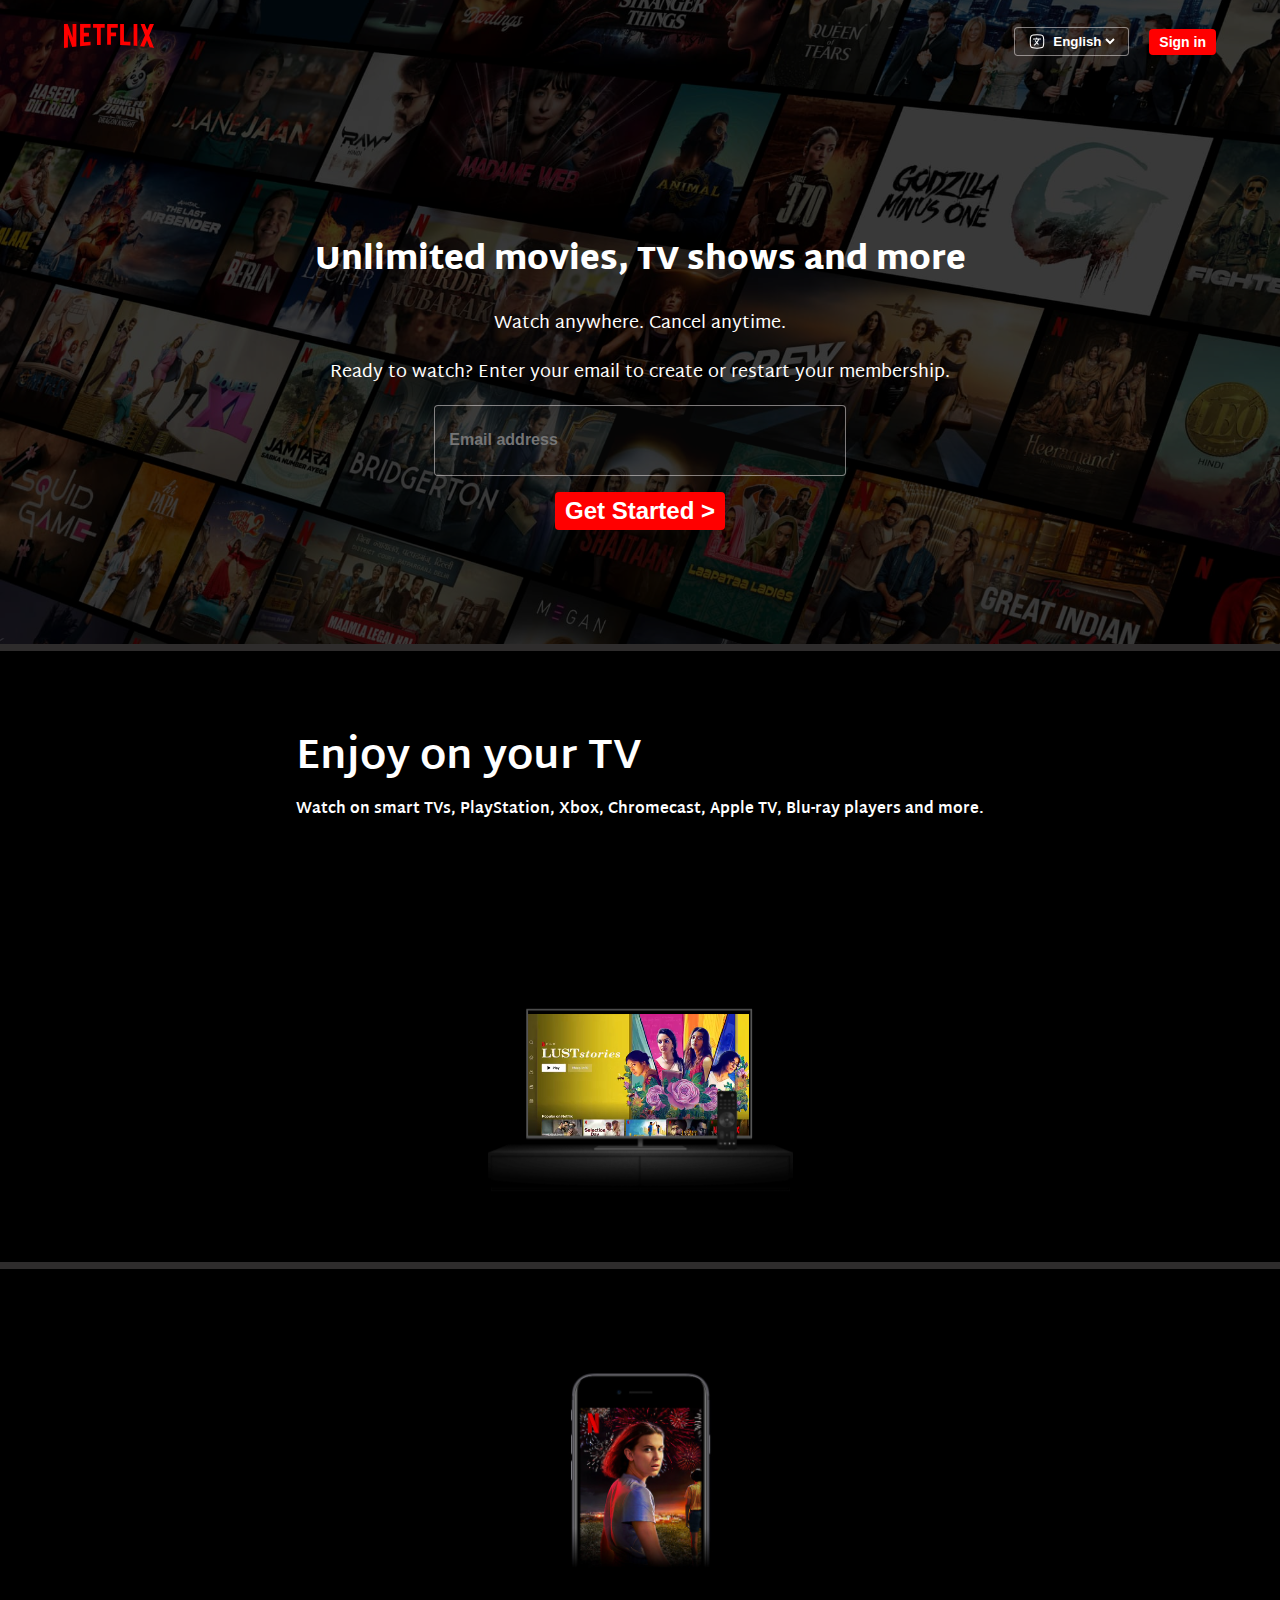
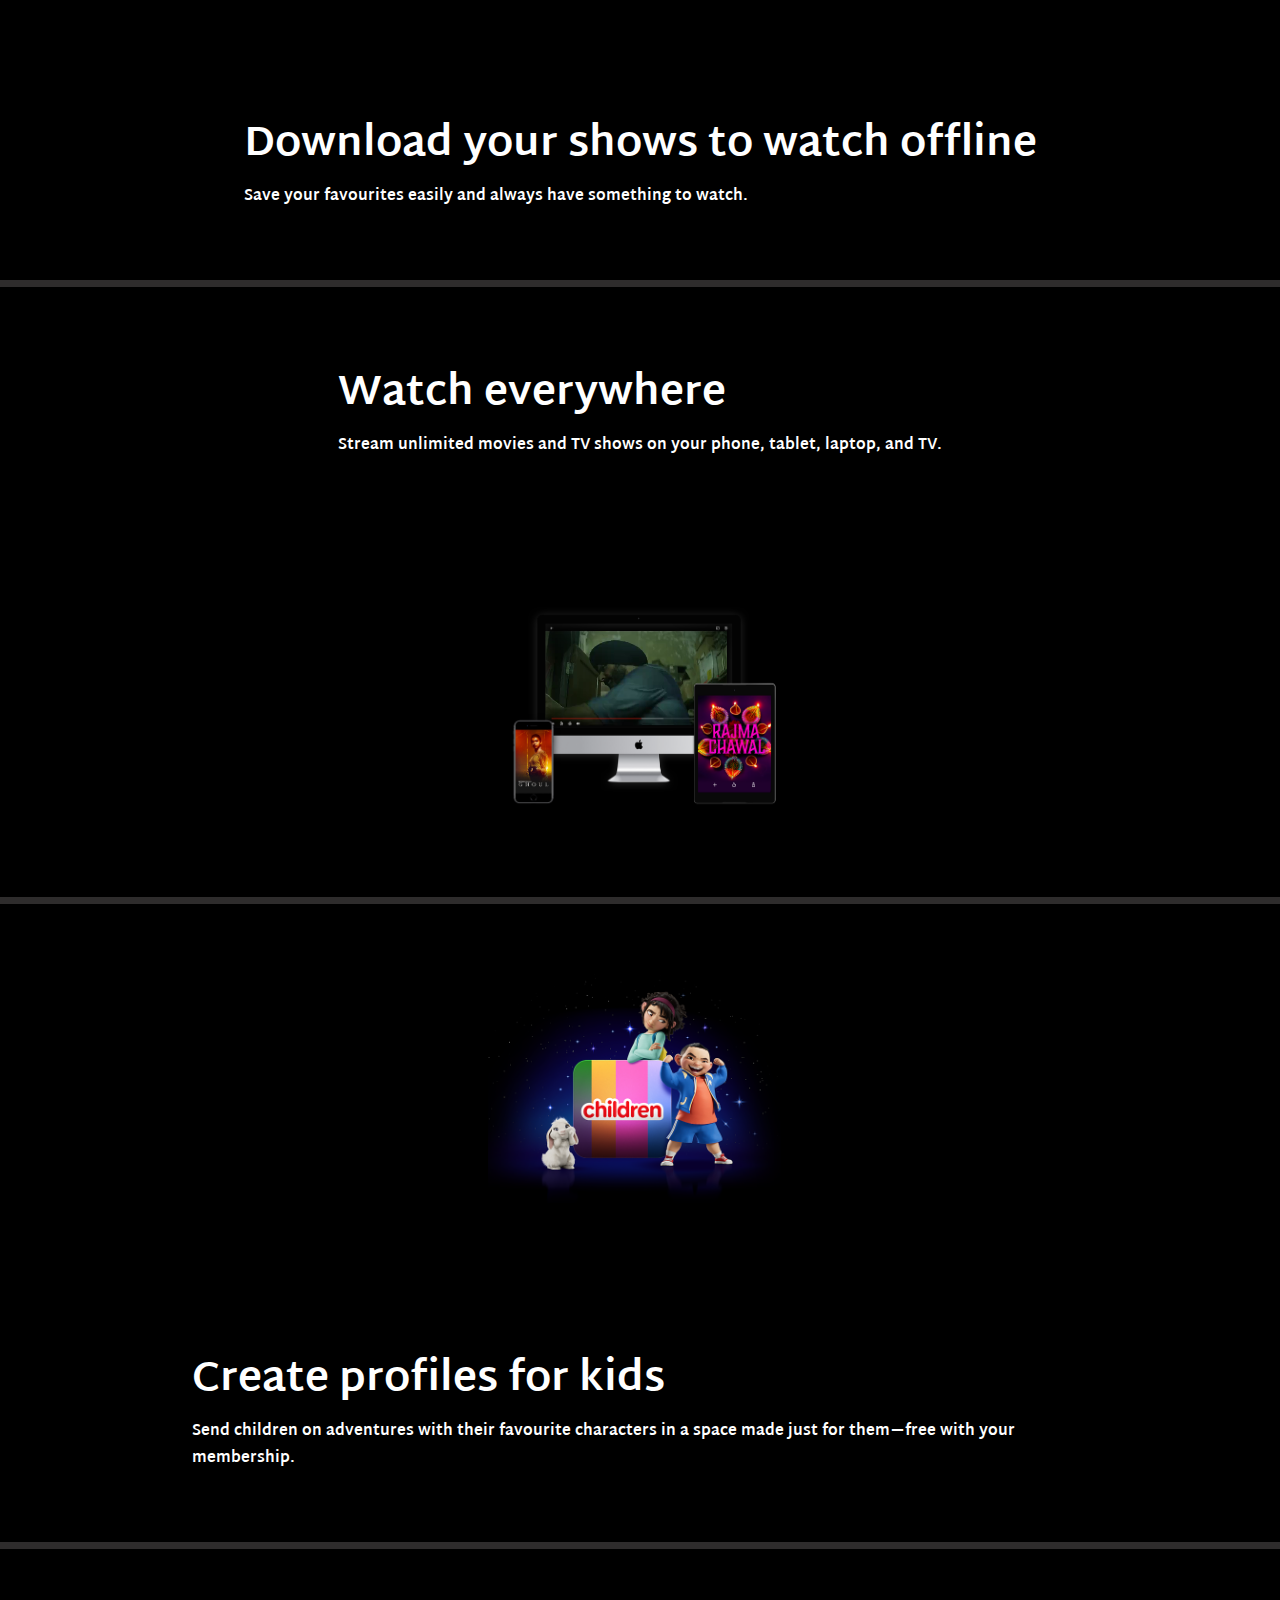
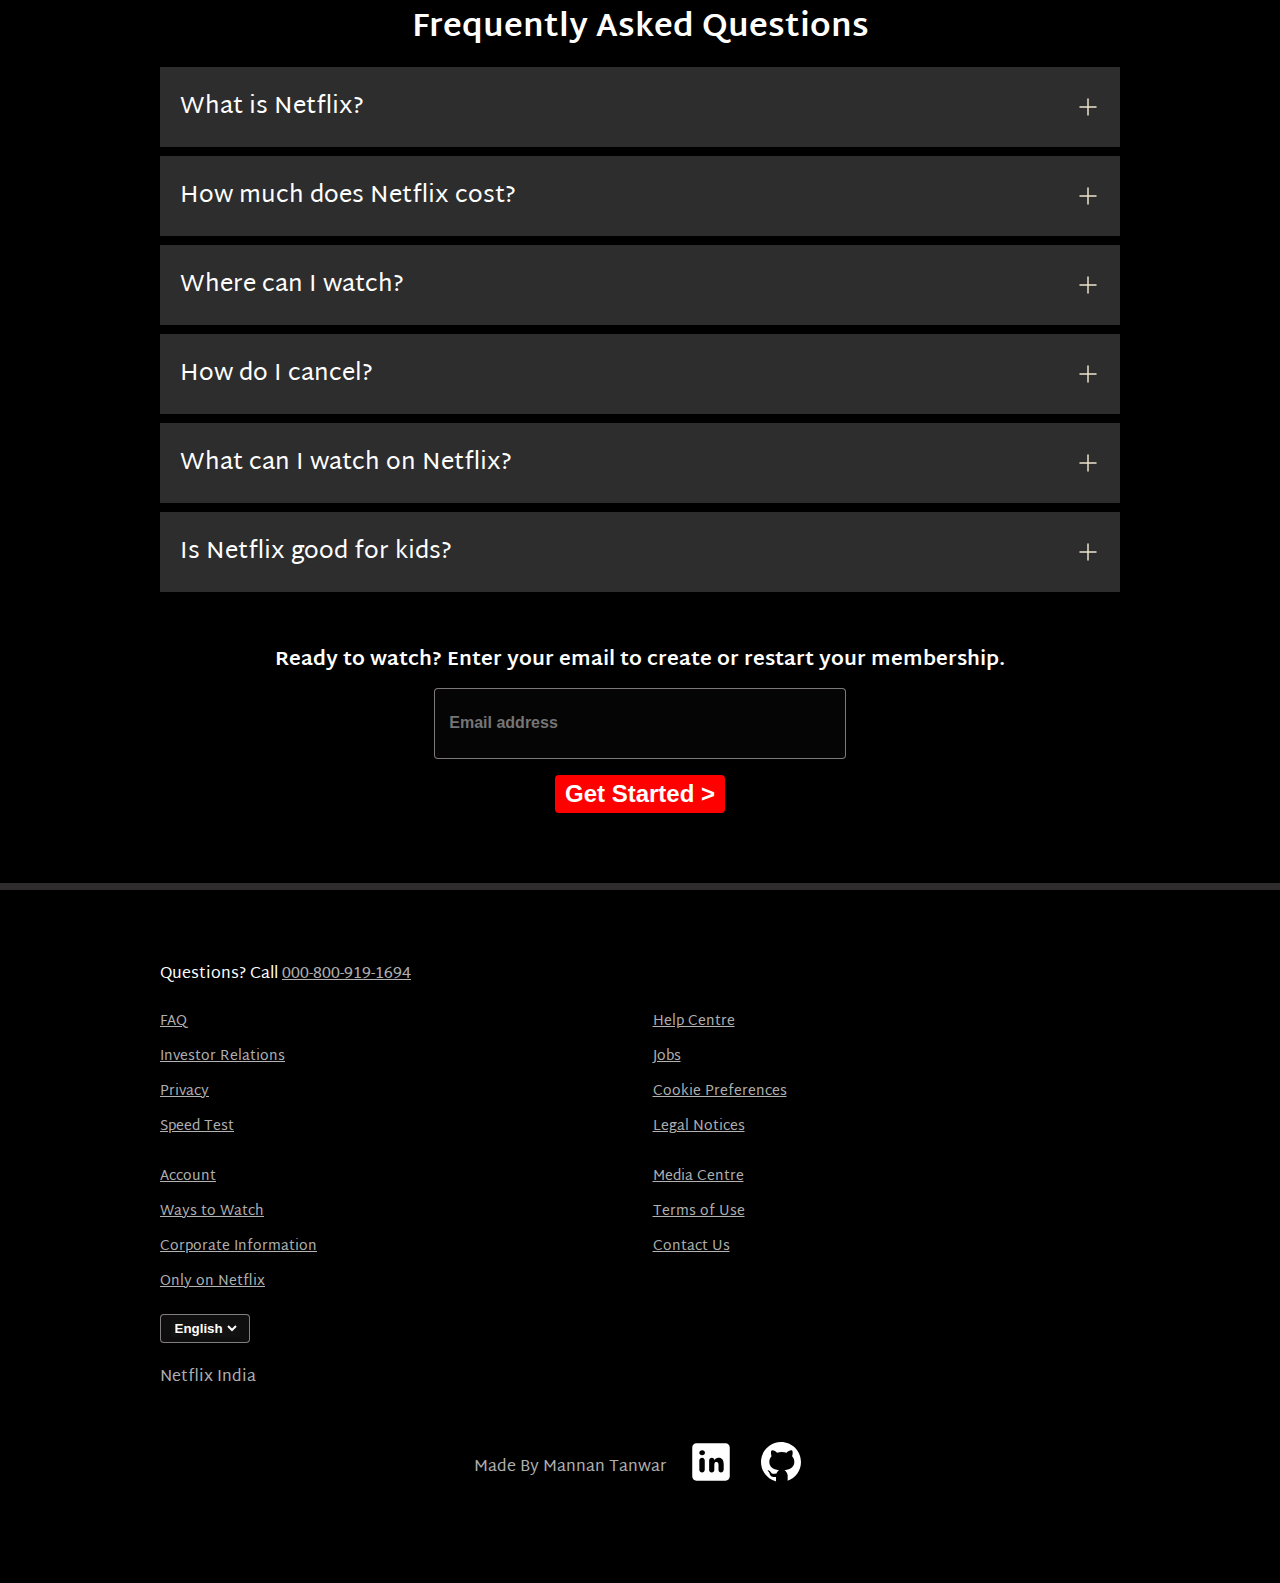
<file: index.html>
<!DOCTYPE html>
<html lang="en">

<head>
    <meta charset="UTF-8">
    <meta name="viewport" content="width=device-width, initial-scale=1.0">
    <link rel="shortcut icon" href="favicon.ico" type="image/x-icon">
    <title>Netflix India – Watch TV Shows Online, Watch Movies Online</title>
    <link rel="stylesheet" href="style.css">

</head>

<body>
    <div class="main">
        <nav>
            <span class="logo"><img width="145px" src="images/logo.svg" alt=""></span>
            <div class="hello">
                <button class="btn">
                    <div class="hi">
                        <svg xmlns="http://www.w3.org/2000/svg" viewBox="0 0 24 24" width="24" height="17"
                            color="white" fill="none">
                            <path
                                d="M7 8.37931H11.5M17 8.37931H14.5M11.5 8.37931H14.5M11.5 8.37931V7M14.5 8.37931C13.9725 10.2656 12.8679 12.0487 11.6071 13.6158M8.39286 17C9.41205 16.0628 10.5631 14.9134 11.6071 13.6158M11.6071 13.6158C10.9643 12.8621 10.0643 11.6426 9.80714 11.0909M11.6071 13.6158L13.5357 15.6207"
                                stroke="currentColor" stroke-width="1.5" stroke-linecap="round"
                                stroke-linejoin="round" />
                            <path
                                d="M2.5 12C2.5 7.52166 2.5 5.28249 3.89124 3.89124C5.28249 2.5 7.52166 2.5 12 2.5C16.4783 2.5 18.7175 2.5 20.1088 3.89124C21.5 5.28249 21.5 7.52166 21.5 12C21.5 16.4783 21.5 18.7175 20.1088 20.1088C18.7175 21.5 16.4783 21.5 12 21.5C7.52166 21.5 5.28249 21.5 3.89124 20.1088C2.5 18.7175 2.5 16.4783 2.5 12Z"
                                stroke="currentColor" stroke-width="1.5" />
                        </svg>
                        <select class="butt" name="language" id="100">
                            <option value="English">English</option>
                            <option value="hindi">हिन्दी</option>
                        </select>
                    </div>
                </button>
                <button class=" btn btn-red-sm">Sign in</button>
            </div>
        </nav>
        <div class="box">
        </div>
        <div class="boi">
            <span><b>Unlimited movies, TV shows and more</b></span>
            <span>Watch anywhere. Cancel anytime.</span>
            <span>Ready to watch? Enter your email to create or restart your membership.
            </span>
            <div class="boibtn">
                <input type="text" placeholder="Email address" name="" id="">
                <button class="btn btn-red-sm a">Get Started ></button>
            </div>
        </div>
    </div>
    <div class="separation"></div>
    <section class="first">
        <div>
            <span>Enjoy on your TV</span>
            <span>Watch on smart TVs, PlayStation, Xbox, Chromecast, Apple TV, Blu-ray players and more.</span>
        </div>
        <div class="secImg">
            <img src="images/tv.png" alt="">
            <video class="vid1" src="videos/video-tv-in-0819.m4v" autoplay loop muted></video>
        </div>
    </section>
    <div class="separation"></div>
    <section class=" first second">
        <div class="secImg">
            <img src="images/mobile-0819.jpg" alt="">
        </div>
        <div>
            <span>Download your shows to watch offline</span>
            <span>Save your favourites easily and always have something to watch.</span>
        </div>
    </section>
    <div class="separation"></div>
    <section class="first third">
        <div>
            <span>Watch everywhere</span>
            <span>Stream unlimited movies and TV shows on your phone, tablet, laptop, and TV.</span>
        </div>
        <div class="secImg">
            <img src="images/device-pile-in.png" alt="">
            <video class="vid2" src="videos/video-devices-in.m4v" autoplay loop muted></video>
        </div>
    </section>
    <div class="separation"></div>
    <section class="first fourth">
        <div class="secImg">
            <img src="images/p.png" alt="">
        </div>
        <div>
            <span>Create profiles for kids</span>
            <span>
                Send children on adventures with their favourite characters in a space made just for them—free with your
                membership.</span>
        </div>
    </section>
    <div class="separation"></div>
    <section class="faq">
        <h2>Frequently Asked Questions</h2>
        <div class="faqbox">
            <span>What is Netflix?</span>
            <svg width="24" height="24" viewBox="0 0 24 24" fill="white" xmlns="http://www.w3.org/2000/svg">
                <path d="M12 4V20" stroke="#141B34" stroke-width="1.5" stroke-linecap="round" stroke-linejoin="round" />
                <path d="M4 12H20" stroke="#141B34" stroke-width="1.5" stroke-linecap="round" stroke-linejoin="round" />
            </svg>
        </div>
        <div class="faqbox">
            <span>How much does Netflix cost?</span>
            <svg width="24" height="24" viewBox="0 0 24 24" fill="white" xmlns="http://www.w3.org/2000/svg">
                <path d="M12 4V20" stroke="#141B34" stroke-width="1.5" stroke-linecap="round" stroke-linejoin="round" />
                <path d="M4 12H20" stroke="#141B34" stroke-width="1.5" stroke-linecap="round" stroke-linejoin="round" />
            </svg>
        </div>
        <div class="faqbox">
            <span>Where can I watch?</span>
            <svg width="24" height="24" viewBox="0 0 24 24" fill="white" xmlns="http://www.w3.org/2000/svg">
                <path d="M12 4V20" stroke="#141B34" stroke-width="1.5" stroke-linecap="round" stroke-linejoin="round" />
                <path d="M4 12H20" stroke="#141B34" stroke-width="1.5" stroke-linecap="round" stroke-linejoin="round" />
            </svg>
        </div>
        <div class="faqbox">
            <span>How do I cancel?</span>
            <svg width="24" height="24" viewBox="0 0 24 24" fill="white" xmlns="http://www.w3.org/2000/svg">
                <path d="M12 4V20" stroke="#141B34" stroke-width="1.5" stroke-linecap="round" stroke-linejoin="round" />
                <path d="M4 12H20" stroke="#141B34" stroke-width="1.5" stroke-linecap="round" stroke-linejoin="round" />
            </svg>
        </div>
        <div class="faqbox">
            <span>What can I watch on Netflix?</span>
            <svg width="24" height="24" viewBox="0 0 24 24" fill="white" xmlns="http://www.w3.org/2000/svg">
                <path d="M12 4V20" stroke="#141B34" stroke-width="1.5" stroke-linecap="round" stroke-linejoin="round" />
                <path d="M4 12H20" stroke="#141B34" stroke-width="1.5" stroke-linecap="round" stroke-linejoin="round" />
            </svg>
        </div>
        <div class="faqbox">
            <span>Is Netflix good for kids?</span>
            <svg width="24" height="24" viewBox="0 0 24 24" fill="white" xmlns="http://www.w3.org/2000/svg">
                <path d="M12 4V20" stroke="#141B34" stroke-width="1.5" stroke-linecap="round" stroke-linejoin="round" />
                <path d="M4 12H20" stroke="#141B34" stroke-width="1.5" stroke-linecap="round" stroke-linejoin="round" />
            </svg>
        </div>
    </section>
    <div class="foot">
        <p>Ready to watch? Enter your email to create or restart your membership.</p>
        <div class="boibtn">
            <input type="text" placeholder="Email address" name="" id="">
            <button class="btn btn-red-sm a">Get Started ></button>
        </div>
    </div>
    <div class="separation"></div>

    <div class="ques">Questions? Call
        <span><a href="">000-800-919-1694</a></span>
    </div>
    <section class="footer">
        <div class="feet">
            <a href="https://help.netflix.com/en/node/412">FAQ</a>
            <a href="https://ir.netflix.net/ir-overview/profile/default.aspx">Investor Relations</a>
            <a href="https://help.netflix.com/legal/privacy">Privacy</a>
            <a href="https://fast.com/">Speed Test</a>

        </div>
        <div class="feet">
            <a href="https://help.netflix.com/en">Help Centre</a>
            <a href="https://jobs.netflix.com/">Jobs</a>
            <a href="https://www.netflix.com/in/">Cookie Preferences</a>
            <a href="https://help.netflix.com/legal/notices">Legal Notices</a>

        </div>
        <div class="feet">
            <a href="https://www.netflix.com/login?nextpage=https%3A%2F%2Fwww.netflix.com%2Fyouraccount">Account</a>
            <a href="https://help.netflix.com/en/node/14361">Ways to Watch</a>
            <a href="https://help.netflix.com/en/node/134094">Corporate Information</a>
            <a href="https://www.netflix.com/in/browse/genre/839338">Only on Netflix</a>
        </div>
        <div class="feet">
            <a href="https://media.netflix.com/en/">Media Centre</a>
            <a href="https://help.netflix.com/legal/termsofuse">Terms of Use</a>
            <a href="https://help.netflix.com/en/contactus">Contact Us</a>
        </div>

    </section>
    <div class="last">
        <button class="btn">
            <div class="hi"><svg xmlns="http://www.w3.org/2000/svg" viewBox="0 0 24 24" width="24" height="17"
                    color="white" fill="none">
                    <path
                        d="M7 8.37931H11.5M17 8.37931H14.5M11.5 8.37931H14.5M11.5 8.37931V7M14.5 8.37931C13.9725 10.2656 12.8679 12.0487 11.6071 13.6158M8.39286 17C9.41205 16.0628 10.5631 14.9134 11.6071 13.6158M11.6071 13.6158C10.9643 12.8621 10.0643 11.6426 9.80714 11.0909M11.6071 13.6158L13.5357 15.6207"
                        stroke="currentColor" stroke-width="1.5" stroke-linecap="round"
                        stroke-linejoin="round" />
                    <path
                        d="M2.5 12C2.5 7.52166 2.5 5.28249 3.89124 3.89124C5.28249 2.5 7.52166 2.5 12 2.5C16.4783 2.5 18.7175 2.5 20.1088 3.89124C21.5 5.28249 21.5 7.52166 21.5 12C21.5 16.4783 21.5 18.7175 20.1088 20.1088C18.7175 21.5 16.4783 21.5 12 21.5C7.52166 21.5 5.28249 21.5 3.89124 20.1088C2.5 18.7175 2.5 16.4783 2.5 12Z"
                        stroke="currentColor" stroke-width="1.5" />
                </svg>
                <select class="butt" name="language" id="100">
                    <option value="English">English</option>
                    <option value="hindi">हिन्दी</option>
                </select>
            </div>
        </button>
        <p>Netflix India</p>
        <div class="links">
        <span>Made By Mannan Tanwar</span>
        <span class="links"><a href="https://www.linkedin.com/in/mannan-tanwar-78784625a/"><svg xmlns="http://www.w3.org/2000/svg" fill="white" x="0px" y="0px" width="50" height="100" viewBox="0 0 24 24">
            <path d="M19,3H5C3.9,3,3,3.9,3,5v14c0,1.1,0.9,2,2,2h14c1.1,0,2-0.9,2-2V5C21,3.9,20.1,3,19,3z M9,15.7C9,16.4,8.4,17,7.7,17	c-0.7,0-1.3-0.6-1.3-1.3v-4.5C6.5,10.6,7,10,7.7,10C8.4,10,9,10.6,9,11.3V15.7z M7.7,8.7c-0.8,0-1.3-0.5-1.3-1.2	c0-0.7,0.5-1.2,1.4-1.2c0.8,0,1.3,0.5,1.3,1.2C9.1,8.2,8.6,8.7,7.7,8.7z M18,15.8c0,0.7-0.5,1.2-1.2,1.2s-1.2-0.5-1.2-1.2v-2.6	c0-1.1-0.7-1.2-0.9-1.2c-0.2,0-1.1,0-1.1,1.2v2.6c0,0.7-0.5,1.2-1.2,1.2h-0.1c-0.7,0-1.2-0.5-1.2-1.2v-4.5c0-0.7,0.6-1.3,1.3-1.3	s1.3,0.6,1.3,1.3c0,0,0.3-1.3,2.2-1.3c1.2,0,2.2,1,2.2,3.2V15.8z"></path>
            </svg></a></span>
        <span class="links"><a href="https://github.com/mannantanwar"><svg xmlns="http://www.w3.org/2000/svg" x="0px" fill="white" y="0px" width="50" height="100" viewBox="0 0 30 30">
            <path d="M15,3C8.373,3,3,8.373,3,15c0,5.623,3.872,10.328,9.092,11.63C12.036,26.468,12,26.28,12,26.047v-2.051 c-0.487,0-1.303,0-1.508,0c-0.821,0-1.551-0.353-1.905-1.009c-0.393-0.729-0.461-1.844-1.435-2.526 c-0.289-0.227-0.069-0.486,0.264-0.451c0.615,0.174,1.125,0.596,1.605,1.222c0.478,0.627,0.703,0.769,1.596,0.769 c0.433,0,1.081-0.025,1.691-0.121c0.328-0.833,0.895-1.6,1.588-1.962c-3.996-0.411-5.903-2.399-5.903-5.098 c0-1.162,0.495-2.286,1.336-3.233C9.053,10.647,8.706,8.73,9.435,8c1.798,0,2.885,1.166,3.146,1.481C13.477,9.174,14.461,9,15.495,9 c1.036,0,2.024,0.174,2.922,0.483C18.675,9.17,19.763,8,21.565,8c0.732,0.731,0.381,2.656,0.102,3.594 c0.836,0.945,1.328,2.066,1.328,3.226c0,2.697-1.904,4.684-5.894,5.097C18.199,20.49,19,22.1,19,23.313v2.734 c0,0.104-0.023,0.179-0.035,0.268C23.641,24.676,27,20.236,27,15C27,8.373,21.627,3,15,3z"></path>
        </svg></a></span>
        </div>

    </div>
</body>

</html>
</file>
<file: style.css>
@import url('https://fonts.googleapis.com/css2?family=Martel+Sans:wght@200;300;400;600;700;800;900&display=swap');
*{
    margin: 0;
    padding: 0;
}
body{
    background-color: black;
    font-family: "Martel Sans", sans-serif;
}
.main{
    height: 644px;
    background-image: url(images/bg.jpg);
    background-position: center center;
    background-repeat: no-repeat;
    position: relative;
    background-size: max(1200px,100vw);
}
.main .box{
    background-color: black;
    height: 644px;
    width: 100%;
    opacity: 0.7;
    position: absolute;
    top: 0;
   
}
.boi{
    position: relative;
    z-index: 10;
    color: white;
    display: flex;
    justify-content: center;
    align-items: center;
    flex-direction: column;
    font-family: "Martel Sans", sans-serif;
    gap: 16px;
    height: 100%;
}

.main .box :nth-child(1){
    position: relative;
    z-index: 10;
}
nav{
    /* background-color: red; */
    display: flex;
    justify-content: space-between;
    padding-top: 24px ;
    position: relative;
    z-index: 10;
    max-width: 76vw;
    margin: auto;
}
.boi > :nth-child(1){
    font-size: 48px;
    font-weight:bolder;
}
.boi> :nth-child(2){
    font-size: 23px;
    font-weight: 400;
}
.boi> :nth-child(3){
    font-size: 20px;
    font-weight: 400;
}
.btn{
    border-radius: 4px;
    cursor: pointer;
    padding: 8px 15px;
    font-size: 14px;
    font-weight: 400;
    color: white;
    background-color: rgba(248, 243, 243, 0.021);
    border: 1px solid rgba(246, 238, 238, 0.5);
}
.hello{
    padding-left: 13px;
    display: flex;
    gap: 20px;
    justify-content: space-between;
    align-items: center;
}
.hi{
    display: flex;
    justify-content: center;
    align-items: center;
}

.btn-red-sm{
    background-color: red;
    border: none;
    color: white;
    font-weight: 600;
    font-size: 14px;
}
.boibtn{
    display: flex;
    gap: 10px;
}
.boibtn input {
    padding: 7px 101px 8px 14px;
    color: white;
    border-radius: 4px;
    font-size: 16px;
    font-weight: bolder;
    width: 23vw;
    height: 6vh;
    background-color: rgba(248, 243, 243, 0.021); 
    border: 1px solid rgba(246, 238, 238, 0.5);
}
.a{
    background-color: red;
    border: none;
    color: white;
    font-weight: 550;
    font-size: 24px;
}
.separation{
    height: 7px;
    background-color: rgb(46, 44, 44);
    position: relative;
    z-index: 20;
}
.first{
    display: flex;
    justify-content: center;
    align-items: center;
    max-width: 70vw;
    margin: auto;
    color: white;
}
.secImg{
    position: relative;
}
.secImg img{
    /* padding-left: 50px; */
    position: relative;
    width:500px ;
    z-index: 10;
}
.vid1{
    width: 364px;
    position: absolute;
    top: 121px;
    right: 71px;
}
.vid2{
    width: 321px;
    position: absolute;
    top: 113px;
    right: 94px;
}
section.first>div :nth-child(1) {
    font-size: 41px;
    font-weight: bolder;
}
section.first>div :nth-child(2) {
    font-size: 15px;
    font-weight: bold;
}
section.first>div {
    display: flex;
    flex-direction: column;
    padding: 70px 0;
}
h2{
    font-size: 48px;
    font-weight: bolder;
    color: white;
}
.faq{
    padding: 50px;
    display: grid;
    gap: 9px;
    max-width: 75vw;
    margin: auto;
    text-align: center;
}
.faqbox{
    font-family: "Martel Sans", sans-serif;
    font-size: 24px;
    font-weight:400;
    padding:  18px 20px;
    display: flex;
    justify-content: space-between;
    align-items: center;
    background-color: #2d2d2d;
    color: white;
}
.faqbox:hover {
    background-color: #414141;
    color: white;
    cursor: pointer;
}
.faqbox svg{
    filter: invert(1);
}
.foot{
    text-align: center;
    display: flex;
    flex-direction: column;
    justify-content: center;
    align-items: center;
    gap: 10px;
    color: white;
    font-size: 20px;
    font-weight: bold;
    padding-bottom: 70px;
}
.ques{
    padding-top: 70px;
    color: white;
    font-size: 16px;
    max-width: 75vw;
    margin: auto;
}
.footer{
    padding-top: 20px;
    padding-bottom: 20px;
    display: grid;
    grid-template-columns: 1fr 1fr 1fr 1fr;
    justify-content: center;
    max-width: 75vw;
    gap: 50px;
    margin: auto;
}
.feet{
    font-size: 14px;
    display: flex;
    flex-direction: column;
    gap: 10px;
}
.feet a{
    color: rgba(255, 255, 255, 0.7);
}
.ques span a{
    color: rgba(255, 255, 255, 0.7);
}
.feet p{
    color: rgba(255, 255, 255, 0.7);
}
.feet button{
    max-width: 10vw;
    background-color: rgba(248, 243, 243, 0.058);
}
.butt{
    background-color: rgba(248, 243, 243, 0.021);
    border: none;
    color: white;
    font-weight: bold;
}
.butt option{
    color: black;
}
.last p{
    color: rgba(255, 255, 255, 0.7);
}
.last{
    max-width: 75vw;
    margin: auto;
    padding-bottom: 60px;
    display: flex;
    flex-direction: column;
    gap: 20px;
}
.last button{
    max-width: 10vw;
    background-color: rgba(248, 243, 243, 0.058);
}
.links {
    display: flex;
    justify-content: center;
    align-items: center;
    gap: 20px;
    color: rgba(255, 255, 255, 0.7);
}
.links a{
    color: rgba(255, 255, 255, 0.7);
}
@media screen and (max-width: 1300px) {

    .footer {
        display: grid;
        grid-template-columns: 1fr 1fr;
        gap: 25px;
    }
}
@media screen and (max-width: 1300px) {
    nav{
        max-width: 90vw;
    }
    .last button{
        max-width: 10vh;
    }
    .btn{
        padding: 5px 10px;
    }
    .logo img {
        width: 90px;
    }

    .first {
        flex-wrap: wrap;
    }

    .secImg img {
        width: 305px;
    }

    .vid1{
        width: 224px;
        right: 44px;
    }
    .vid2{
        width: 188px;
        top: 96px;
        right: 66px;
    }

    .boi> :nth-child(1) {
        font-size: 32px;
        text-align: center;
    }

    .boi> :nth-child(2) {
        font-size: 18px;
        text-align: center;
    }

    .boi> :nth-child(3) {
        font-size: 18px;
        text-align: center;
    }

    .boibtn {
        display: flex;
        flex-direction: column;
        align-items: center;
        justify-content: center;
        gap: 16px;
    }


    .faq h2 {
        text-align: center;
        font-size: 32px;
    }

    footer {
        max-width: 90vw;
        padding: 75px 0;
    }

    .feet{
        align-items:start;
    }
}
</file>
